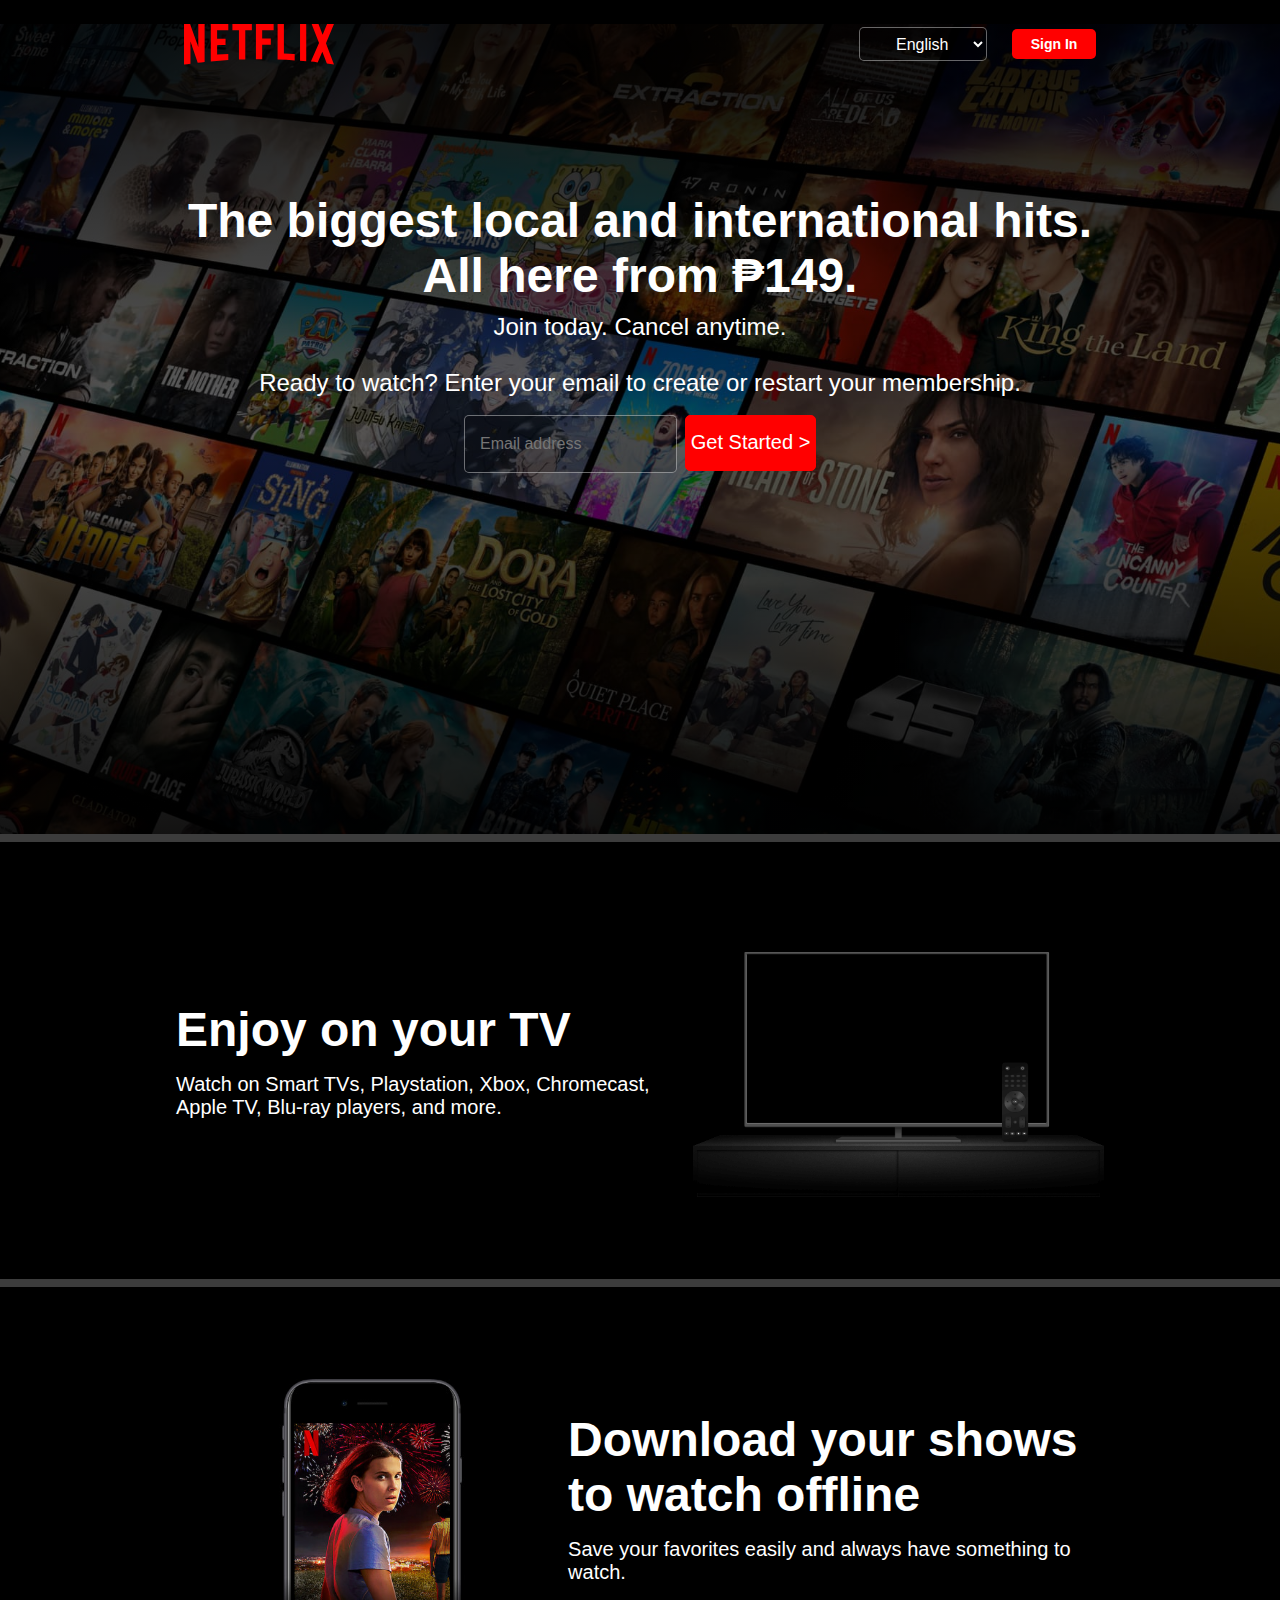
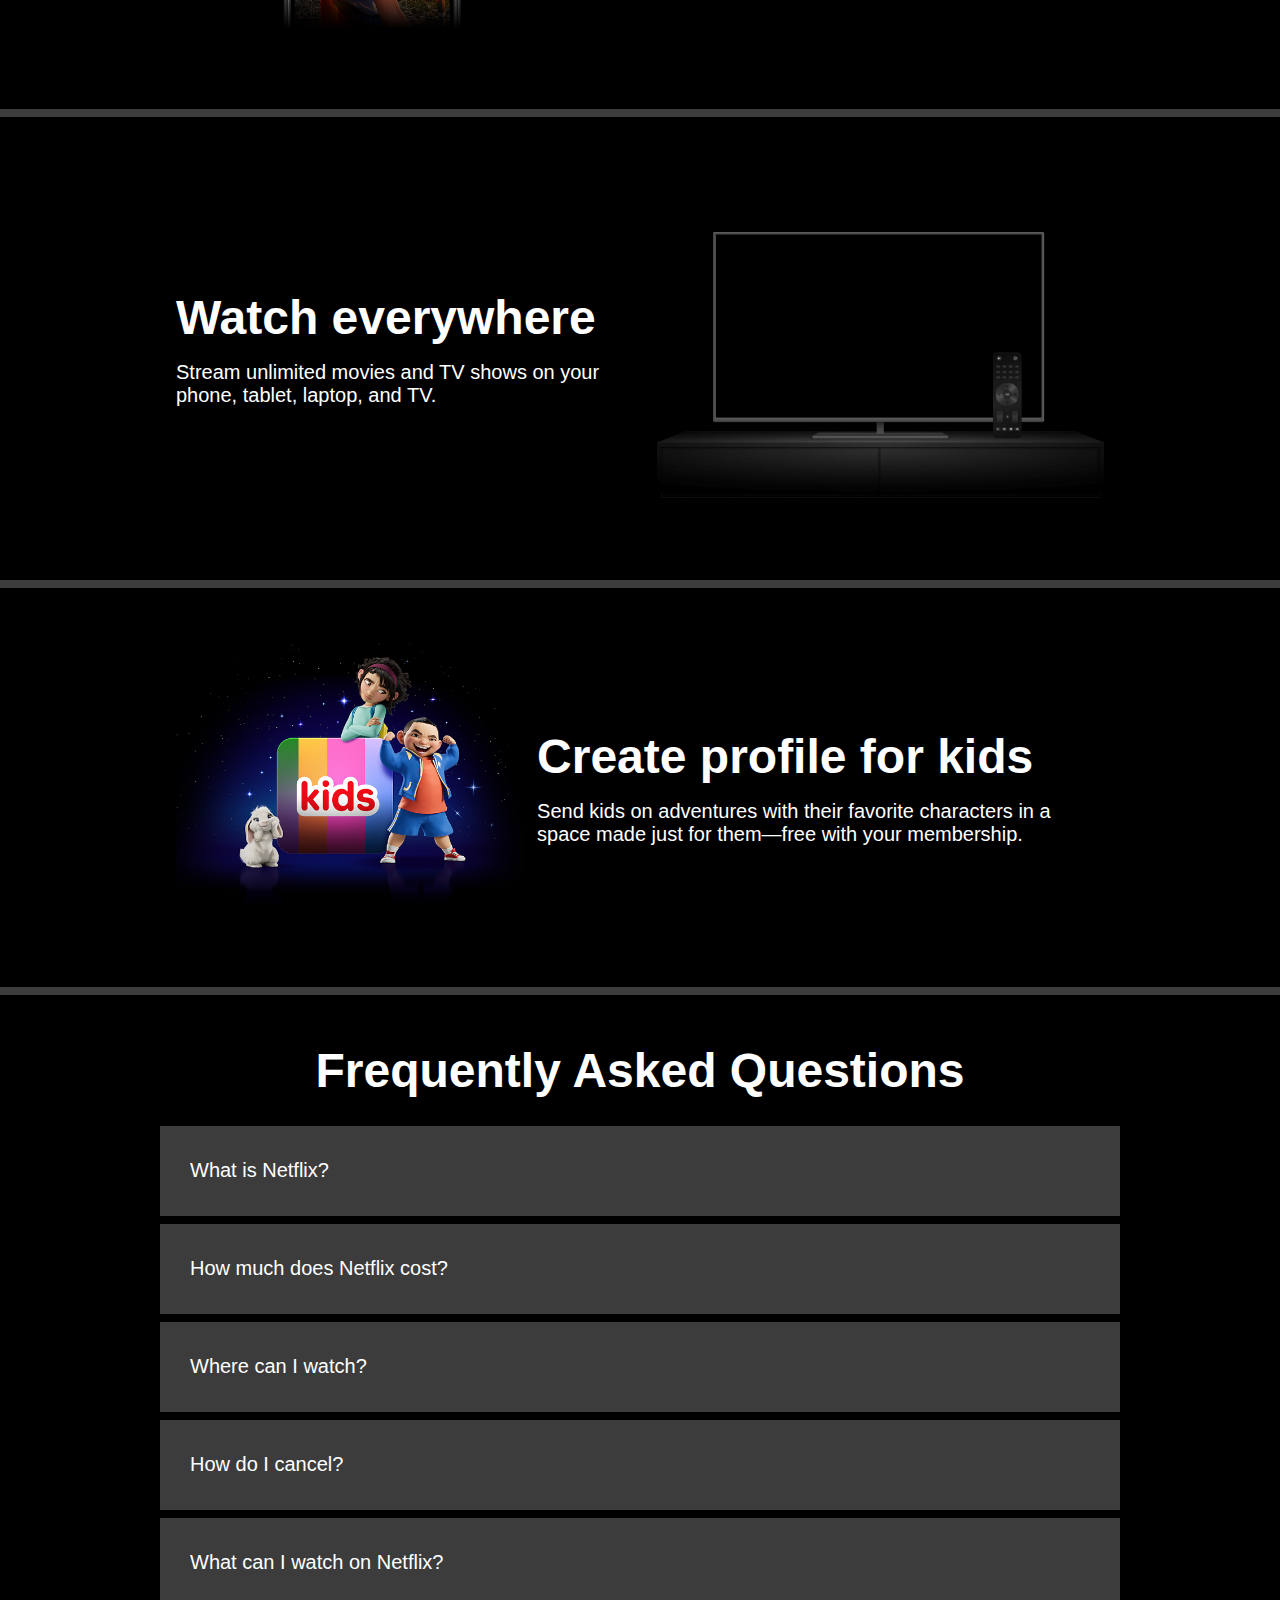
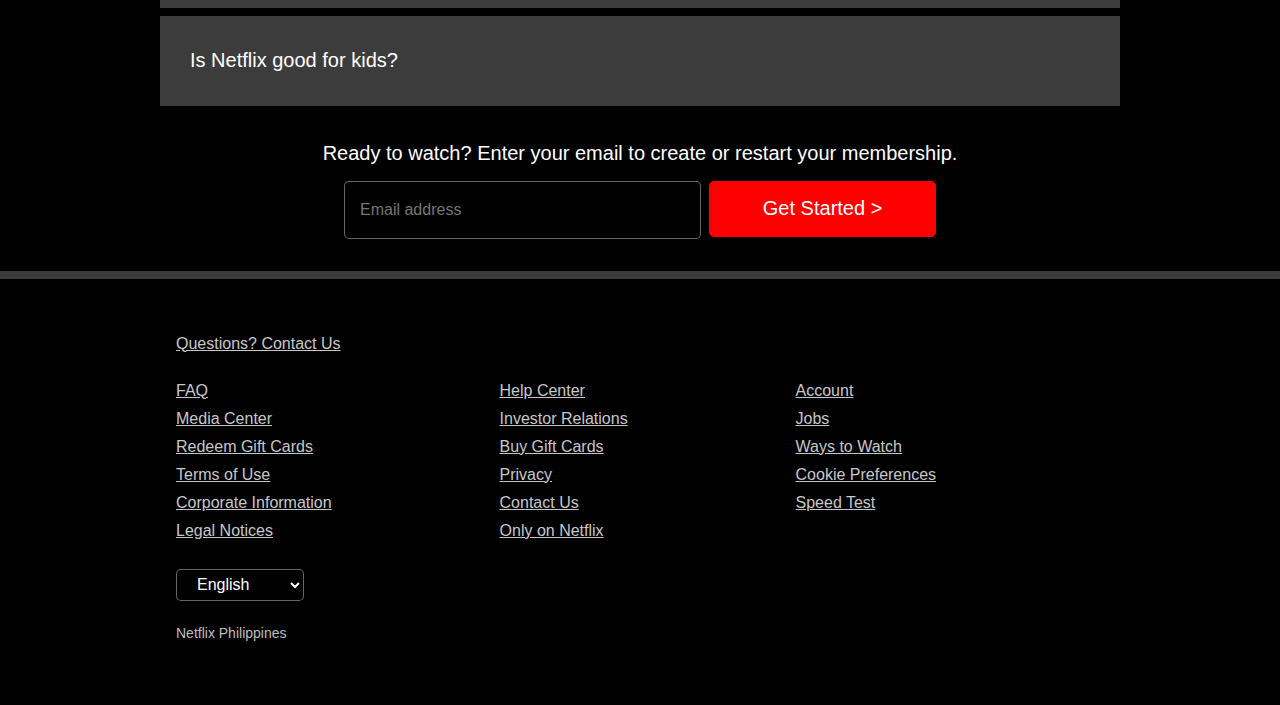
<file: index.html>
<!DOCTYPE html>
<html lang="en">
<head> 
    <meta charset="UTF-8">
    <meta name="viewport" content="width=device-width, initial-scale=1.0">
    <link rel="stylesheet" href="./styles/styles.css">
    <link rel="icon" type="image/x-icon" href="./assets/favicon.ico">
    <title>Netflix Landing Page Clone </title>
</head>
<body>
<header>
    <nav>
        <svg class="logo" viewBox="0 0 111 30" version="1.1" xmlns="http://www.w3.org/2000/svg" xmlns:xlink="http://www.w3.org/1999/xlink" aria-hidden="true" role="img" class="default-ltr-cache-1d568uk ev1dnif1"><g><path d="M105.06233,14.2806261 L110.999156,30 C109.249227,29.7497422 107.500234,29.4366857 105.718437,29.1554972 L102.374168,20.4686475 L98.9371075,28.4375293 C97.2499766,28.1563408 95.5928391,28.061674 93.9057081,27.8432843 L99.9372012,14.0931671 L94.4680851,-5.68434189e-14 L99.5313525,-5.68434189e-14 L102.593495,7.87421502 L105.874965,-5.68434189e-14 L110.999156,-5.68434189e-14 L105.06233,14.2806261 Z M90.4686475,-5.68434189e-14 L85.8749649,-5.68434189e-14 L85.8749649,27.2499766 C87.3746368,27.3437061 88.9371075,27.4055675 90.4686475,27.5930265 L90.4686475,-5.68434189e-14 Z M81.9055207,26.93692 C77.7186241,26.6557316 73.5307901,26.4064111 69.250164,26.3117443 L69.250164,-5.68434189e-14 L73.9366389,-5.68434189e-14 L73.9366389,21.8745899 C76.6248008,21.9373887 79.3120255,22.1557784 81.9055207,22.2804387 L81.9055207,26.93692 Z M64.2496954,10.6561065 L64.2496954,15.3435186 L57.8442216,15.3435186 L57.8442216,25.9996251 L53.2186709,25.9996251 L53.2186709,-5.68434189e-14 L66.3436123,-5.68434189e-14 L66.3436123,4.68741213 L57.8442216,4.68741213 L57.8442216,10.6561065 L64.2496954,10.6561065 Z M45.3435186,4.68741213 L45.3435186,26.2498828 C43.7810479,26.2498828 42.1876465,26.2498828 40.6561065,26.3117443 L40.6561065,4.68741213 L35.8121661,4.68741213 L35.8121661,-5.68434189e-14 L50.2183897,-5.68434189e-14 L50.2183897,4.68741213 L45.3435186,4.68741213 Z M30.749836,15.5928391 C28.687787,15.5928391 26.2498828,15.5928391 24.4999531,15.6875059 L24.4999531,22.6562939 C27.2499766,22.4678976 30,22.2495079 32.7809542,22.1557784 L32.7809542,26.6557316 L19.812541,27.6876933 L19.812541,-5.68434189e-14 L32.7809542,-5.68434189e-14 L32.7809542,4.68741213 L24.4999531,4.68741213 L24.4999531,10.9991564 C26.3126816,10.9991564 29.0936358,10.9054269 30.749836,10.9054269 L30.749836,15.5928391 Z M4.78114163,12.9684132 L4.78114163,29.3429562 C3.09401069,29.5313525 1.59340144,29.7497422 0,30 L0,-5.68434189e-14 L4.4690224,-5.68434189e-14 L10.562377,17.0315868 L10.562377,-5.68434189e-14 L15.2497891,-5.68434189e-14 L15.2497891,28.061674 C13.5935889,28.3437998 11.906458,28.4375293 10.1246602,28.6868498 L4.78114163,12.9684132 Z"></path></g></svg>
        <div class="nav-buttons">
            <select class="nav-language">
                <option>English</option>
                <option>Filipino</option>
            </select>
            <a href="signin.html" class="nav-signin">Sign In</a>
        </div>
    </nav>
    <div class="header-content">
        <h1>The biggest local and international hits. All here from ₱149.</h1>
        <p>Join today. Cancel anytime.</p>
        <p>Ready to watch? Enter your email to create or restart your membership.</p>
        <form action="" method="POST" class="content-form">
            <input type="text" placeholder="Email address">
            <button>Get Started ></button>
        </form>
     </div>
</header>
<hr>
<main>
    <div class="features">
        <div class="row-1">
            <div class="text-col">
                <h1>Enjoy on your TV</h1>
                <p>Watch on Smart TVs, Playstation, Xbox, Chromecast, Apple TV, Blu-ray players, and more.</p>
            </div>
            <div class="img-col">
                <img src="assets/features1.png" alt="First Feature">
            </div>
        </div>
    </div>
    <hr>
    <div class="features">
        <div class="row-2">
            <div class="text-col">
                <h1>Download your shows to watch offline</h1>
                <p>Save your favorites easily and always have something to watch.</p>
            </div>
            <div class="img-col">
                <img src="assets/features2.jpg" alt="First Feature">
            </div>
        </div>
    </div>
    <hr>
    <div class="features">
        <div class="row-3">
            <div class="text-col">
                <h1>Watch everywhere</h1>
                <p>Stream unlimited movies and TV shows on your phone, tablet, laptop, and TV.</p>
            </div>
            <div class="img-col">
                <img src="assets/features1.png" alt="First Feature">
            </div>
        </div>
    </div>
    <hr>
    <div class="features">
        <div class="row-4">
            <div class="text-col">
                <h1>Create profile for kids</h1>
                <p>Send kids on adventures with their favorite characters in a space made just for them—free with your membership.</p>
            </div>
            <div class="img-col">
                <img src="assets/features4.png" alt="First Feature">
            </div>
        </div>  
    </div>
    <hr>
    <div class="faqs">
        <h1>Frequently Asked Questions</h1>
        <div class="dropdownWrapper">
            <button type="button" class="collapsible">What is Netflix?</button>
                <div class="content">
                    <p>Netflix is a streaming service that offers a wide variety of award-winning TV shows, movies, anime, documentaries, and more on thousands of internet-connected devices.</p>
                    <p>You can watch as much as you want, whenever you want without a single commercial - all for one low monthly price. There's always something new to discover and new TV shows and movies are added every week!</p>
                </div>
            </button>
            <button type="button" class="collapsible">How much does Netflix cost?</button>
                <div class="content">
                    <p>Watch Netflix on your smartphone, tablet, Smart TV, laptop, or streaming device, all for one fixed monthly fee. Plans range from ₱149 to ₱549 a month. No extra costs, no contracts.</p>
                </div>
            </button>
            <button type="button" class="collapsible">Where can I watch?</button>
                <div class="content">
                    <p>Watch anywhere, anytime. Sign in with your Netflix account to watch instantly on the web at netflix.com from your personal computer or on any internet-connected device that offers the Netflix app, including smart TVs, smartphones, tablets, streaming media players and game consoles.</p>
                    <br>
                    <p>You can also download your favorite shows with the iOS, Android, or Windows 10 app. Use downloads to watch while you're on the go and without an internet connection. Take Netflix with you anywhere.</p>
                </div>
            </button>
            <button type="button" class="collapsible">How do I cancel?</button>
                <div class="content">
                    <p>Netflix is flexible. There are no pesky contracts and no commitments. You can easily cancel your account online in two clicks. There are no cancellation fees - start or stop your account anytime.</p>
                </div>
            </button>
            <button type="button" class="collapsible">What can I watch on Netflix?</button>
                <div class="content">
                    <p>Netflix has an extensive library of feature films, documentaries, TV shows, anime, award-winning Netflix originals, and more. Watch as much as you want, anytime you want.</p>
                </div>
            </button>
            <button type="button" class="collapsible">Is Netflix good for kids?</button>
                <div class="content">
                    <p>The Netflix Kids experience is included in your membership to give parents control while kids enjoy family-friendly TV shows and movies in their own space.</p>
                    <br>
                    <p>Kids profiles come with PIN-protected parental controls that let you restrict the maturity rating of content kids can watch and block specific titles you don't want kids to see.</p>
                </div>
            </button>
        </div>
        <div class="reminder">
            <p>Ready to watch? Enter your email to create or restart your membership.</p>
            <form action="" method="POST" class="content-form">
                <input type="text" placeholder="Email address">
                <button>Get Started ></button>
            </form>
        </div>
    </div>
</main>
<hr>
<footer>
    <div class="footer">
        <a href="">Questions? Contact Us</a>
        <ul class="footer-links">
            <li><a href="">FAQ</a></li>
            <li><a href="">Help Center</a></li>
            <li><a href="">Account</a></li>
            <li><a href="">Media Center</a></li>
            <li><a href="">Investor Relations</a></li>
            <li><a href="">Jobs</a></li>
            <li><a href="">Redeem Gift Cards</a></li>
            <li><a href="">Buy Gift Cards</a></li>
            <li><a href="">Ways to Watch</a></li>
            <li><a href="">Terms of Use</a></li>
            <li><a href="">Privacy</a></li>
            <li><a href="">Cookie Preferences</a></li>
            <li><a href="">Corporate Information</a></li>
            <li><a href="">Contact Us</a></li>
            <li><a href="">Speed Test</a></li>
            <li><a href="">Legal Notices</a></li>
            <li><a href="">Only on Netflix</a></li>
        </ul>
        <select>
            <option>English</option>
            <option>Filipino</option>
        </select>

        <p>Netflix Philippines</p>
    </div>
</footer>
<script src="script.js"> </script>
</body>
</html>
</file>
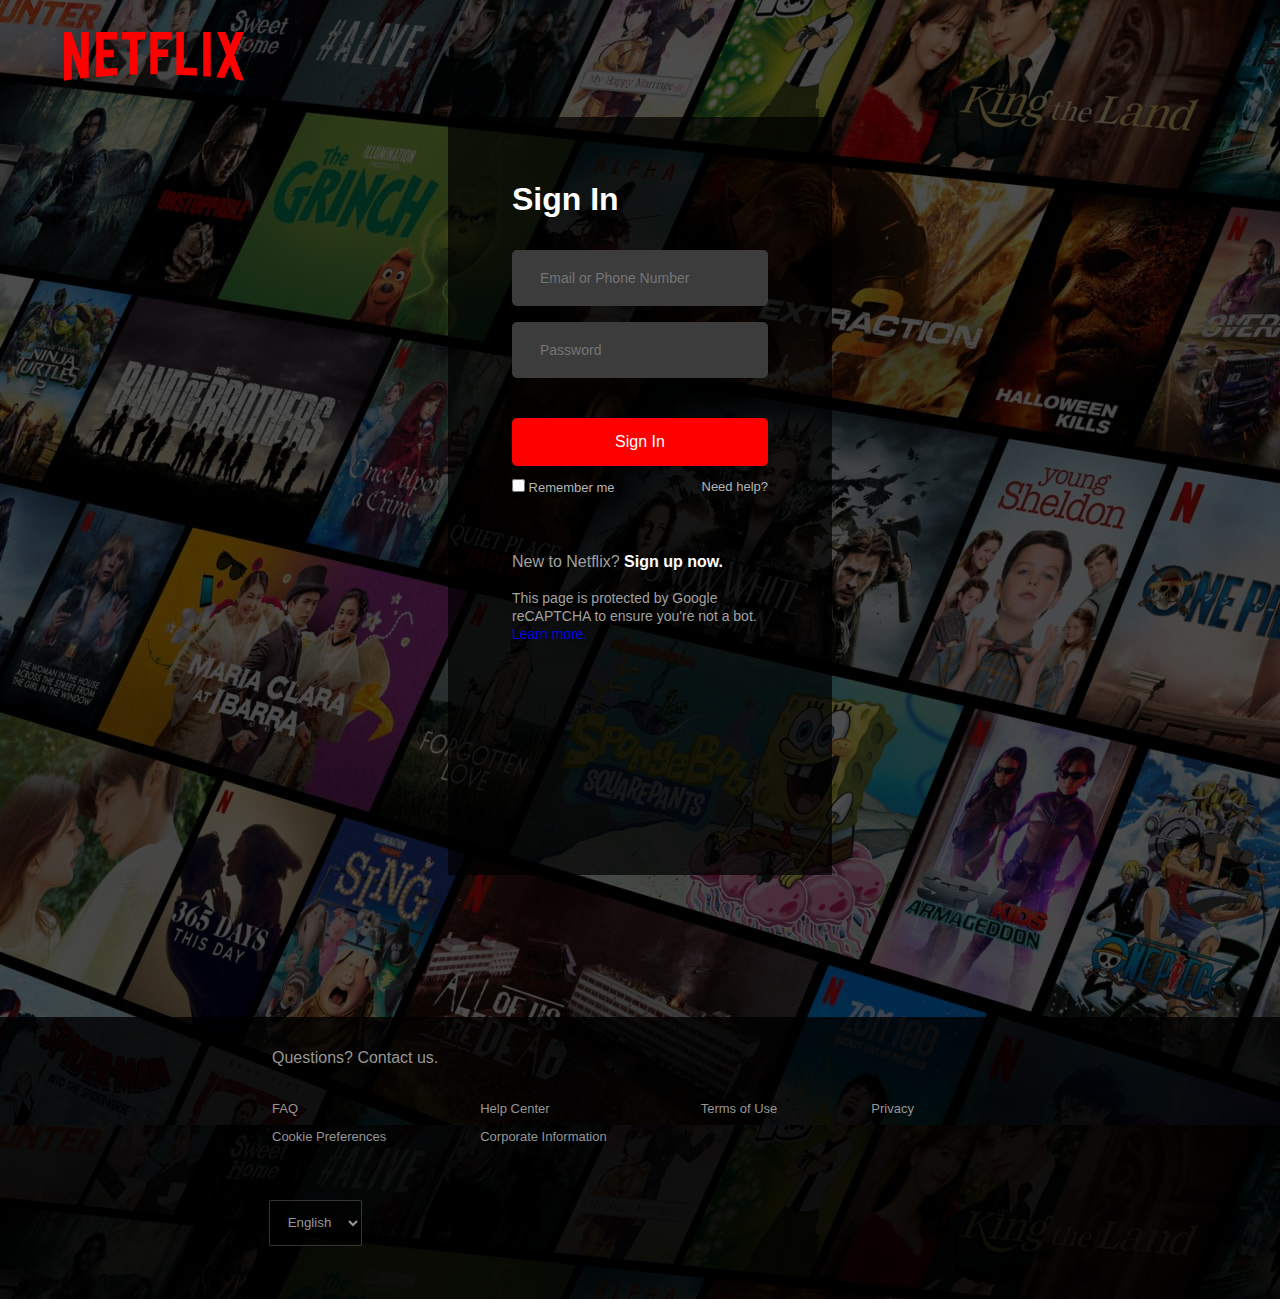
<file: signin.html>
<!DOCTYPE html>
<html lang="en">
<head>
    <meta charset="UTF-8">
    <meta name="viewport" content="width=device-width, initial-scale=1.0">
    <link rel="stylesheet" href="./styles/signin-styles.css">
    <link rel="icon" type="image/x-icon" href="./assets/favicon.ico">
    <title>Netflix</title>
</head>
<body>
    <header>
        <nav>
            <svg class="logo" viewBox="0 0 111 30" version="1.1" xmlns="http://www.w3.org/2000/svg" xmlns:xlink="http://www.w3.org/1999/xlink" aria-hidden="true" role="img" class="default-ltr-cache-1d568uk ev1dnif1"><g><path d="M105.06233,14.2806261 L110.999156,30 C109.249227,29.7497422 107.500234,29.4366857 105.718437,29.1554972 L102.374168,20.4686475 L98.9371075,28.4375293 C97.2499766,28.1563408 95.5928391,28.061674 93.9057081,27.8432843 L99.9372012,14.0931671 L94.4680851,-5.68434189e-14 L99.5313525,-5.68434189e-14 L102.593495,7.87421502 L105.874965,-5.68434189e-14 L110.999156,-5.68434189e-14 L105.06233,14.2806261 Z M90.4686475,-5.68434189e-14 L85.8749649,-5.68434189e-14 L85.8749649,27.2499766 C87.3746368,27.3437061 88.9371075,27.4055675 90.4686475,27.5930265 L90.4686475,-5.68434189e-14 Z M81.9055207,26.93692 C77.7186241,26.6557316 73.5307901,26.4064111 69.250164,26.3117443 L69.250164,-5.68434189e-14 L73.9366389,-5.68434189e-14 L73.9366389,21.8745899 C76.6248008,21.9373887 79.3120255,22.1557784 81.9055207,22.2804387 L81.9055207,26.93692 Z M64.2496954,10.6561065 L64.2496954,15.3435186 L57.8442216,15.3435186 L57.8442216,25.9996251 L53.2186709,25.9996251 L53.2186709,-5.68434189e-14 L66.3436123,-5.68434189e-14 L66.3436123,4.68741213 L57.8442216,4.68741213 L57.8442216,10.6561065 L64.2496954,10.6561065 Z M45.3435186,4.68741213 L45.3435186,26.2498828 C43.7810479,26.2498828 42.1876465,26.2498828 40.6561065,26.3117443 L40.6561065,4.68741213 L35.8121661,4.68741213 L35.8121661,-5.68434189e-14 L50.2183897,-5.68434189e-14 L50.2183897,4.68741213 L45.3435186,4.68741213 Z M30.749836,15.5928391 C28.687787,15.5928391 26.2498828,15.5928391 24.4999531,15.6875059 L24.4999531,22.6562939 C27.2499766,22.4678976 30,22.2495079 32.7809542,22.1557784 L32.7809542,26.6557316 L19.812541,27.6876933 L19.812541,-5.68434189e-14 L32.7809542,-5.68434189e-14 L32.7809542,4.68741213 L24.4999531,4.68741213 L24.4999531,10.9991564 C26.3126816,10.9991564 29.0936358,10.9054269 30.749836,10.9054269 L30.749836,15.5928391 Z M4.78114163,12.9684132 L4.78114163,29.3429562 C3.09401069,29.5313525 1.59340144,29.7497422 0,30 L0,-5.68434189e-14 L4.4690224,-5.68434189e-14 L10.562377,17.0315868 L10.562377,-5.68434189e-14 L15.2497891,-5.68434189e-14 L15.2497891,28.061674 C13.5935889,28.3437998 11.906458,28.4375293 10.1246602,28.6868498 L4.78114163,12.9684132 Z"></path></g></svg>
        </nav>
    </header>

    <div class="form-wrapper">
        <div class="signin-form">
            <form action="" class="form">
                <h1 class="header-text">Sign In</h1>
                <input type="text" class="email-input" placeholder="Email or Phone Number"/>
                <input type="text" class="password-input" placeholder="Password"/>
                <input type="submit" value="Sign In" class="form-submit">
                <div class="remember-me-wrapper">
                    <span><input type="checkbox" class="checkbox"/> Remember me</span>
                    <Span><a href="#" class="need-help">Need help?</a></Span>
                </div>    
            </form>
            <div class="footer-text">
                <span>New to Netflix? <a href="#" class="signup-now"> Sign up now. </a></span>
                <br><br>
                <span class="footer-text-1">This page is protected by Google reCAPTCHA to ensure you're not a bot. <a href="#" class="learn-more"> Learn more. </a></span>
            </div>
        </div>
    </div>
    <hr>
    <footer>
        <div class="footer-header">
            <a href="#">Questions? Contact us.</a>
        </div>
        <ul class="footer-links">
            <li><a href="">FAQ</a></li>
            <li><a href="">Help Center</a></li>
            <li><a href="">Terms of Use</a></li>
            <li><a href="">Privacy</a></li>
            <li><a href="">Cookie Preferences</a></li>
            <li><a href="">Corporate Information</a></li>
        </ul>
        <select class="footer-lang-select">
            <option>English</option>
            <option>Filipino</option>
        </select>
    </footer>
</body>
</html>
</file>
<file: styles/styles.css>
* {
    margin: 0;
    padding: 0;
}

body {
    font-family: Helvetica Neue, Segoe UI, Roboto, Ubuntu, sans-serif;
    color: rgb(255, 255, 255);
    background-color: rgb(0, 0, 0);
}
hr {
    border: 4px solid;
    color: rgb(60, 60, 60);
}

/*----------Header Section----------*/

header {
    height: 80vh;
    background-image: linear-gradient(rgba(0,0,0,0.9), rgba(0,0,0,0.5),  rgba(0,0,0,0.9)), url(../assets/header-background.jpg);
    background-size: cover;
    background-position: center;
    position: relative;
}
nav {
    display: flex;
    justify-content: space-between;
    align-items: center;
    margin: 1.5rem;
}
.logo {
    width: 100px;
    overflow: hidden;
    color: rgb(255, 0, 0);
    fill: currentColor;
}
.nav-buttons {
    display: flex;
    flex: row;
    justify-content: center;
    align-items: center;
    gap: 10px;
}
.nav-language {
    background-color: rgba(0,0,0,0.2);
    color: white;
    font-weight: 700;
    border: 1px solid rgba(255,255,255,.4);
    border-radius: 5px;
    width: 4rem;
    padding: 0.6em;
}
.nav-signin {
    background-color: rgb(255,0,0);
    color: white;
    font-size: 14px;
    font-weight: 700;
    text-decoration: none;
    border-radius: 5px;
    padding: 0.5em 1em;
}
.nav-signin:hover {
    background-color: rgb(170, 0, 0);
}

.header-content {
    display: flex;
    flex-direction: column;
    margin: 0 auto;
    padding: 2rem;
}
.header-content h1 {
    font-size: 32px;
    font-weight: 700;
    text-align: center;
}
.header-content p {
    font-size: 18px;
    font-weight: 400;
    text-align: center;
    margin: 10px;
    padding-bottom: 0.5rem;
}
.content-form {
    display: flex;
    flex-direction: column;
}
.content-form input {
    width: 85%;
    margin: 0 auto;
    height: 3rem;
    background-color: rgba(0,0,0,0.2);
    color: rgb(255, 255, 255);
    padding-left: 15px;
    border: 1px solid rgba(255,255,255,.4);
    border-radius: 5px;
    font-size: 16px;
    font-weight: 300;
}
.content-form button {
    margin: 1em auto;
    background-color: rgb(255,0,0);
    border: 1px solid;
    border-color: rgb(255,0,0);
    width: 9rem;
    height: 3rem;
    color: rgb(255, 255, 255);
    font-size: 16px;
    font-weight: 500;
    border-radius: 5px;
}

/*----------Features Section----------*/

.features {
    display: flex;
    flex-direction: column;
    padding: 3rem 2rem;
}
.features h1 {
    font-size: 32px;
    padding-bottom: 1rem;
    text-align: center;
}
.features p {
    font-size: 17px;
    text-align: center;
}
.features img {
    display: flex;
    width: 100%;
    margin: 0 auto;
    padding-bottom: 2rem;
}

/*----------Features Section----------*/

.faqs {
    display: flex;
    flex-direction: column;
    position: relative;
}
.faqs h1 {
    text-align: center;
    padding: 3rem 0;
    padding-bottom: 1.5rem;
}
.dropdownWrapper {
    display: flex;
    flex-direction: column;
}
.collapsible {
    background-color: rgb(60, 60, 60);
    color: rgb(255, 255, 255);
    cursor: pointer;
    width: 85%;
    height: 4em;
    padding: 0 30px;
    border: none;
    text-align: left;
    outline: none;
    font-size: 18px;
    margin: 2px auto;
}
.collapsible:hover {
    background-color: rgba(80, 80, 80);
}
.dropdownWrapper p {
    padding: 1rem 2rem;
}
.content {
    width: 85%;
    max-height: 0;
    margin: 0 auto;
    overflow: hidden;
    color: rgb(255, 255, 255);
    font-size: 18px;
    background-color: rgb(60, 60, 60);
    transition: max-height 0.4s
}
.reminder {
    font-size: 18px;
    text-align: center;
    padding: 2rem 3.5rem;
}
.reminder p {
    margin-bottom: 1rem;
}

/*----------Footer Section----------*/

.footer {
    display: flex;
    flex-direction: column;
    font-size: 16px;
    padding-left: 1.5rem;
}
.footer li {
    list-style-type: none;
}
.footer li {
    padding: 5px 0;
    color: rgb(200, 200, 200);
}
.footer a:first-child {
    padding-top: 1.5rem;
    padding-bottom: 1.5rem;
}
.footer a:visited {
    color:rgb(200, 200, 200);
}
.footer a:active {
    color: rgb(255, 0, 0);
}
.footer select {
    width: 8rem;
    height: 32px;
    margin: 1.5rem 0;
    padding-left: 1rem;
    border: 1px solid rgba(255,255,255,.4);
    border-radius: 5px;
    color: rgba(255,255,255);
    background-color: rgb(0,0,0);
    font-size: 16px;
}
.footer p {
    font-size: 14px;
    color: rgb(190, 190, 190);
    padding-bottom: 2rem;
}

/* @media only screen and (min-width: 600px) {
    .header-content {
        margin: 3rem 0;
    }
    .content-form {
        flex-direction: row;
        margin: 0 auto;
        width: 90%;
        max-width: 100%;
    }
    .content-form input {
        width:60%;
        height: 3.5rem;
        margin-right: 0.5rem;
    }
    .content-form button {
        margin: 0;
        width: 40%;
        height: 3.5rem;
        font-size: 20px;
        font-weight: 500;
    }

    .footer ul {
        display: grid;
        grid-template-columns: auto auto;
    }
}
@media only screen and (min-width: 610px) {
    .footer ul {
        grid-template-columns: auto auto auto;
    }
}
@media only screen and (min-width: 1280px) {
    nav {
        margin: 0 auto;
        padding: 1.50rem 11rem;
    }
    nav .logo {
        width: 9.25rem;
    }
    .header {
        height: 95vh;
    }
    .header-content h1 {
        font-size: 3rem;
        font-weight: 700;
    }
} */

/* Desktop View */

@media only screen and (min-width: 1280px) {
    header {
        height: 90vh;
    }
    nav {
        padding: 0 10rem
    }
    .logo {
        width: 150px;
    }
    .nav-buttons {
        gap: 25px;
    }
    .nav-language {
        width: 8rem;
        font-size: 1rem;
        font-weight: 400;
        padding: 0.4rem 0 0.4rem 2rem;
    }
    .nav-signin {
        width: 3.5rem;
        font-size: 14px;
        font-weight: bold;
        text-align: center;
    }
    .header-content {
        margin: auto;
        margin-top: 4rem;
        padding: 4rem 11rem;
    }
    .header-content h1 {
        font-size: 48px;
    }
    .header-content p {
        font-size: 24px;
        font-weight: 500;
    }
    .content-form {
        flex-direction: row;
        margin-left: 18rem;
        margin-right: 18rem;
    }
    .content-form input {
        width:60%;
        height: 3.5rem;
        margin-right: 0.5rem;
    }
    .content-form button {
        margin: 0;
        width: 40%;
        height: 3.5rem;
        font-size: 20px;
        font-weight: 500;
    }


 
    .features {
        padding: 3rem 11rem;
    }
    .row-1, .row-3 {
        display: flex;
        flex-direction: row;
        justify-content: center;
        align-items: center;
    }
    .row-2, .row-4 {
        display: flex;
        flex-direction: row-reverse;
        justify-content: center;
        align-items: center;
    }    
    .features h1 {
        font-size: 48px;
        text-align: left;
    }
    .features p {
        font-size: 20px;
        text-align: left;
    }



    .faqs {
        display: flex;
        flex-direction: column;
        position: relative;
    }
    .faqs h1 {
        font-size: 3rem;
    }
    .collapsible {
        width: 75%;
        height: 4.5em;
        font-size: 20px;
        margin: 4px auto;
    }
    .content {
        width: 75%;
        font-size: 20px;
    }
    .reminder p {
        font-size: 20px;
        margin-bottom: 1rem;
    }
    
    .footer {
        font-size: 16px;
        margin: 2rem 0;
        padding-left: 11rem;
        padding-right: 11rem;
    }
    .footer ul {
        display: grid;
        grid-template-columns: auto auto auto;
    }
}
</file>
<file: styles/signin-styles.css>
* {
    margin: 0;
    padding: 0;
}

body {
    width: 100%;
    height: 100vh;
    font-family: Helvetica Neue, Segoe UI, Roboto, Ubuntu, sans-serif;
    color: rgb(255, 255, 255);
    background-color: rgb(0,0,0);
    position: relative;
}
nav {
    padding: 1em;
}

.logo {
    width: 80px;
    overflow: hidden;
    color: rgb(255, 0, 0);
    fill: currentColor;
}

.form-wrapper {
    display: flex;
    justify-content: center;
    align-items: flex-start;
    height: 70vh;
    margin-bottom: auto;
}

.signin-form {
    display: flex;
    flex-direction: column;
    background-color: rgb(0,0,0);
    width: 100%;
    padding: 1rem;
    padding-top: 0;
}

.form {
    display: flex;
    flex-direction: column;
}

.header-text {
    padding-bottom: 2rem;
}

.email-input {
    background-color: rgb(60, 60, 60);
    color: rgb(174, 174, 174);
    font-size: 14px;
    font-weight: 500;
    border: none;
    border-radius: 5px;
    height: 4em;
    padding: 0 2em;
    margin-bottom: 1rem;
}

.password-input {
    background-color: rgb(60, 60, 60);
    color: rgb(174, 174, 174);
    font-size: 14px;
    font-weight: 500;
    border: none;
    border-radius: 5px;
    height: 4em;
    padding: 0 2em;
    margin-bottom: 1rem;
}

.form-submit {
    background-color: red;
    color: white;
    border: none;
    font-size: 16px;
    border-radius: 5px;
    height: 3em;
    margin-top: 1.5rem;
}

.remember-me-wrapper {
    display: flex;
    justify-content: space-between;
    padding-top: 1em;
    padding-bottom: 2em;
    font-size: 13px;
    color: rgb(180, 180, 180);
}

.checkbox:checked {
    accent-color: grey;
}

.need-help {
    text-decoration: none;
    color: rgb(180, 180, 180);
}

.footer-text {
    color: rgb(160, 160, 160);
}

.signup-now {
    text-decoration: none;
    color: white;
    font-weight: bold;
}

.signup-now:hover {
    text-decoration: underline;
}

.footer-text-1 {
    font-size: 14px;
}

.learn-more {
    text-decoration: none;
}

.learn-more:hover {
    text-decoration: underline;
}


.footer-header {
    padding: 2em 1em;
}

.footer-header a {
    text-decoration: none;
    color: rgb(150, 150, 150);
}

.footer-header a:hover {
    text-decoration: underline;
}

.footer-links {
    display: grid;
    grid-template-columns: auto auto;
    padding: 0 1em;
    padding-bottom: 2em;
    list-style-type: none;
}

.footer-links a {
    color: rgb(150, 150, 150);
    font-size: 13px;
    text-decoration: none;
}

.footer-links a:hover {
    text-decoration: underline;
}

.footer-links li {
    padding-bottom: 10px;
}

.footer-lang-select {
    margin: 1em;
    margin-bottom: 4em;
    padding: 1em;
    background-color: rgba(0,0,0, 0.5);
    color: rgb(150, 150, 150);
    border-radius: 2px;
    border: 1px solid rgba(255,255,255,.2);
}

@media only screen and (min-width: 740px) {
    body {
        background-image: linear-gradient(rgba(0,0,0,0.6), rgba(0,0,0,0.6),  rgba(0,0,0,0.6)), url(../assets/signin-background.jpg);
    }
    nav {
        padding-top: 2em;
        padding-left: 4em;
        padding-bottom: 2em;
    }
    .logo {
        width: 180px;
    }
    .form-wrapper {
        height: 100%;
        align-items: start;
    }
    .signin-form {
        width: 20%;
        height: 70%;
        padding: 4em;
        background-color: rgba(0,0,0, 0.7);
    }
    .footer-text {
        padding-top: 2em;
    }
    footer {
        background-color: rgba(0,0,0, 0.8);
        padding: 0 16em;
    }
    .footer-links {
        grid-template-columns: auto auto auto auto;
    }
    hr {
        display: none;
    }
}
</file>
